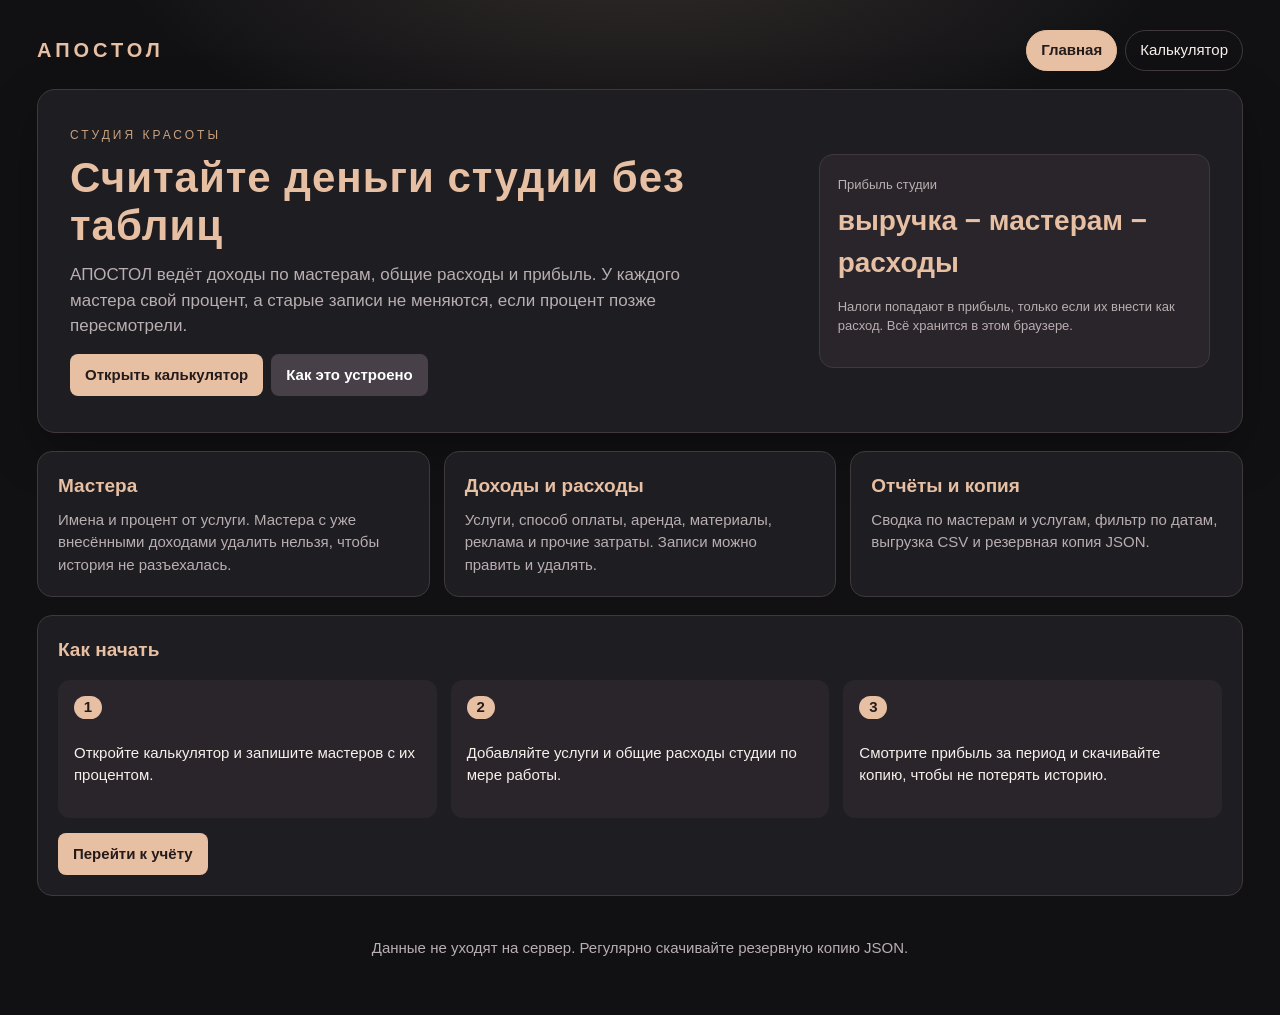
<file: index.html>
<!DOCTYPE html>
<html lang="ru">
<head>
<meta charset="UTF-8">
<meta name="viewport" content="width=device-width, initial-scale=1">
<meta name="description" content="АПОСТОЛ — учёт выручки, выплат мастерам и прибыли студии красоты. Данные хранятся в браузере.">
<title>АПОСТОЛ — финансы студии красоты</title>
<link rel="stylesheet" href="css/styles.css">
</head>
<body>
<div class="container">

<header class="topbar">
  <a class="brand" href="index.html">АПОСТОЛ</a>
  <nav class="nav" aria-label="Разделы сайта">
    <a href="index.html" aria-current="page">Главная</a>
    <a href="Калькулятор Апостол.html">Калькулятор</a>
  </nav>
</header>

<section class="hero">
  <div>
    <p class="eyebrow">СТУДИЯ КРАСОТЫ</p>
    <h1>Считайте деньги студии без таблиц</h1>
    <p class="lead">
      АПОСТОЛ ведёт доходы по мастерам, общие расходы и прибыль.
      У каждого мастера свой процент, а старые записи не меняются,
      если процент позже пересмотрели.
    </p>
    <div class="actions">
      <a class="button" href="Калькулятор Апостол.html">Открыть калькулятор</a>
      <a class="button secondary" href="#how">Как это устроено</a>
    </div>
  </div>
  <aside class="hero-card" aria-label="Что считает программа">
    <small class="hint">Прибыль студии</small>
    <strong>выручка − мастерам − расходы</strong>
    <p class="hint">
      Налоги попадают в прибыль, только если их внести как расход.
      Всё хранится в этом браузере.
    </p>
  </aside>
</section>

<section class="cards" aria-label="Возможности">
  <article class="card">
    <h2>Мастера</h2>
    <p>
      Имена и процент от услуги. Мастера с уже внесёнными доходами
      удалить нельзя, чтобы история не разъехалась.
    </p>
  </article>
  <article class="card">
    <h2>Доходы и расходы</h2>
    <p>
      Услуги, способ оплаты, аренда, материалы, реклама и прочие
      затраты. Записи можно править и удалять.
    </p>
  </article>
  <article class="card">
    <h2>Отчёты и копия</h2>
    <p>
      Сводка по мастерам и услугам, фильтр по датам, выгрузка CSV
      и резервная копия JSON.
    </p>
  </article>
</section>

<section class="panel" id="how" aria-labelledby="howHeading">
  <h2 id="howHeading">Как начать</h2>
  <div class="steps">
    <div class="step">
      <span>1</span>
      <p>Откройте калькулятор и запишите мастеров с их процентом.</p>
    </div>
    <div class="step">
      <span>2</span>
      <p>Добавляйте услуги и общие расходы студии по мере работы.</p>
    </div>
    <div class="step">
      <span>3</span>
      <p>Смотрите прибыль за период и скачивайте копию, чтобы не потерять историю.</p>
    </div>
  </div>
  <div class="actions">
    <a class="button" href="Калькулятор Апостол.html">Перейти к учёту</a>
  </div>
</section>

<footer class="site-footer">
  <p>Данные не уходят на сервер. Регулярно скачивайте резервную копию JSON.</p>
</footer>

</div>
</body>
</html>
</file>
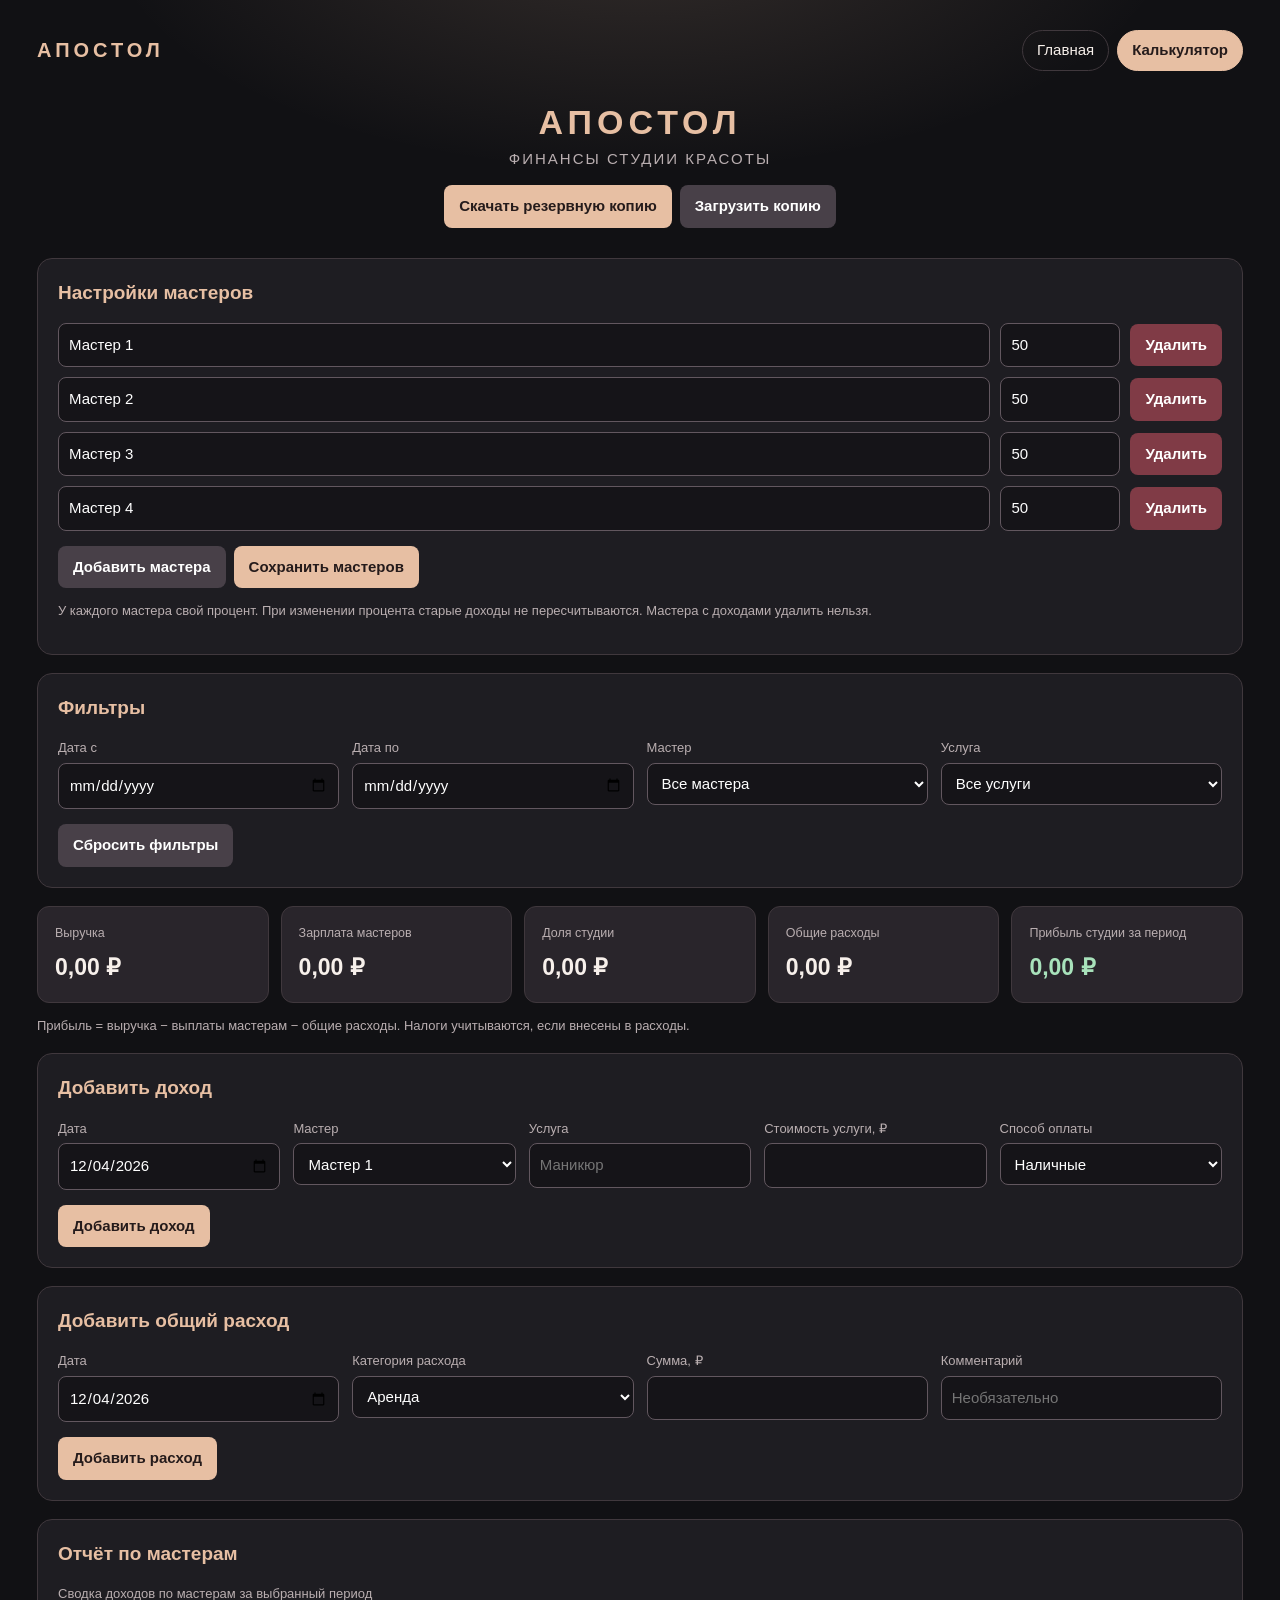
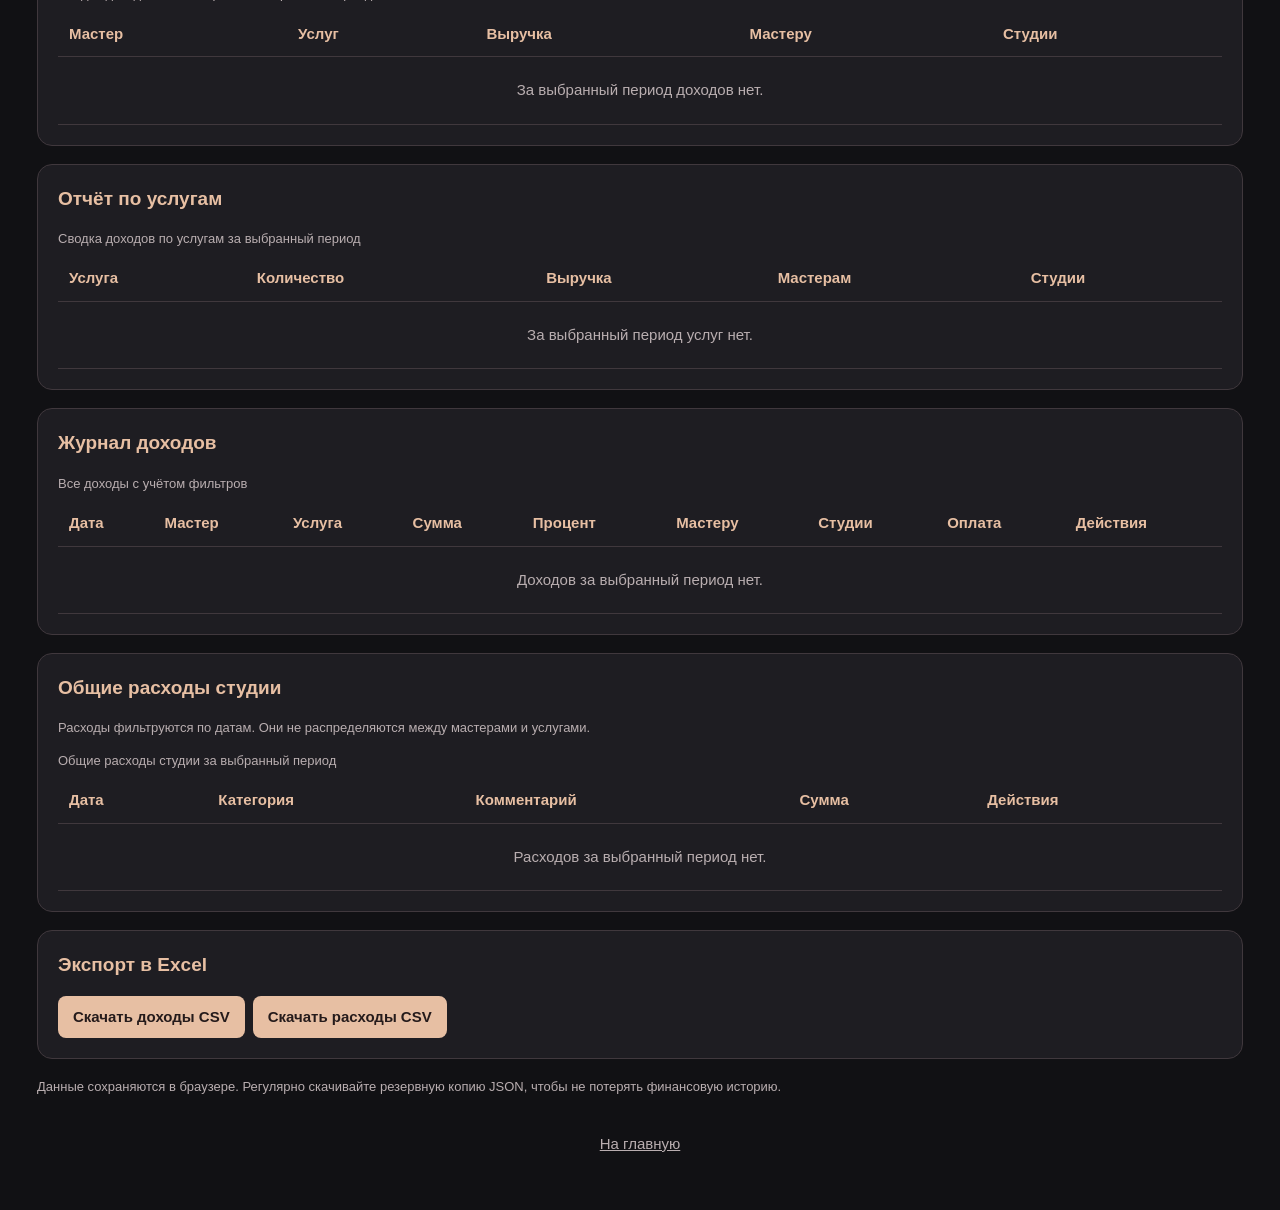
<file: Калькулятор Апостол.html>
<!DOCTYPE html>
<html lang="ru">
<head>
<meta charset="UTF-8">
<meta name="viewport" content="width=device-width, initial-scale=1">
<meta name="description" content="Калькулятор бюджета студии красоты АПОСТОЛ: доходы, расходы, отчёты и резервная копия.">
<title>АПОСТОЛ — Бюджет студии красоты</title>
<link rel="stylesheet" href="css/styles.css">
</head>
<body>
<div class="container">

<header class="topbar">
  <a class="brand" href="index.html">АПОСТОЛ</a>
  <nav class="nav" aria-label="Разделы сайта">
    <a href="index.html">Главная</a>
    <a href="Калькулятор Апостол.html" aria-current="page">Калькулятор</a>
  </nav>
</header>

<header class="page">
  <h1>АПОСТОЛ</h1>
  <div class="subtitle">ФИНАНСЫ СТУДИИ КРАСОТЫ</div>
  <div class="actions center">
    <button type="button" id="exportBtn">Скачать резервную копию</button>
    <button type="button" id="importBtn" class="secondary">Загрузить копию</button>
    <input type="file" id="importFile"
           accept=".json,application/json"
           class="hidden"
           aria-hidden="true"
           tabindex="-1">
  </div>
</header>

<section class="panel" aria-labelledby="mastersHeading">
  <h2 id="mastersHeading">Настройки мастеров</h2>
  <div id="mastersSettings"></div>
  <div class="actions">
    <button type="button" id="addMaster" class="secondary">Добавить мастера</button>
    <button type="button" id="saveMasters">Сохранить мастеров</button>
  </div>
  <p class="hint">
    У каждого мастера свой процент.
    При изменении процента старые доходы
    не пересчитываются.
    Мастера с доходами удалить нельзя.
  </p>
</section>

<section class="panel" aria-labelledby="filtersHeading">
  <h2 id="filtersHeading">Фильтры</h2>
  <div class="grid">
    <div>
      <label for="from">Дата с</label>
      <input id="from" type="date">
    </div>
    <div>
      <label for="to">Дата по</label>
      <input id="to" type="date">
    </div>
    <div>
      <label for="filterMaster">Мастер</label>
      <select id="filterMaster"></select>
    </div>
    <div>
      <label for="filterService">Услуга</label>
      <select id="filterService"></select>
    </div>
  </div>
  <div class="actions">
    <button type="button" id="resetFilters" class="secondary">
      Сбросить фильтры
    </button>
  </div>
</section>

<section class="stats" aria-label="Сводные показатели">
  <div class="stat">
    <small>Выручка</small>
    <strong id="revenue">0 ₽</strong>
  </div>
  <div class="stat">
    <small>Зарплата мастеров</small>
    <strong id="salary">0 ₽</strong>
  </div>
  <div class="stat">
    <small>Доля студии</small>
    <strong id="studioShare">0 ₽</strong>
  </div>
  <div class="stat">
    <small>Общие расходы</small>
    <strong id="expensesTotal">0 ₽</strong>
  </div>
  <div class="stat">
    <small id="profitLabel">Прибыль студии</small>
    <strong id="profit">0 ₽</strong>
  </div>
</section>

<p id="filterNote" class="hint" role="status" aria-live="polite"></p>

<section class="panel" aria-labelledby="incomeHeading">
  <h2 id="incomeHeading">Добавить доход</h2>

  <form id="incomeForm">
    <div class="grid">
      <div>
        <label for="incomeDate">Дата</label>
        <input id="incomeDate" type="date" required>
      </div>
      <div>
        <label for="incomeMaster">Мастер</label>
        <select id="incomeMaster" required></select>
      </div>
      <div>
        <label for="incomeService">Услуга</label>
        <input id="incomeService"
               list="services"
               maxlength="100"
               placeholder="Маникюр"
               required>
        <datalist id="services"></datalist>
      </div>
      <div>
        <label for="incomeAmount">Стоимость услуги, ₽</label>
        <input id="incomeAmount"
               type="number"
               min="0.01"
               step="0.01"
               required>
      </div>
      <div>
        <label for="incomePayment">Способ оплаты</label>
        <select id="incomePayment">
          <option>Наличные</option>
          <option>Карта / терминал</option>
          <option>Перевод</option>
          <option>Другое</option>
        </select>
      </div>
    </div>

    <div class="actions">
      <button type="submit" id="incomeSubmit">
        Добавить доход
      </button>
      <button type="button" id="incomeCancel"
              class="secondary hidden">
        Отмена
      </button>
    </div>
  </form>
</section>

<section class="panel" aria-labelledby="expenseHeading">
  <h2 id="expenseHeading">Добавить общий расход</h2>

  <form id="expenseForm">
    <div class="grid">
      <div>
        <label for="expenseDate">Дата</label>
        <input id="expenseDate" type="date" required>
      </div>
      <div>
        <label for="expenseCategory">Категория расхода</label>
        <select id="expenseCategory">
          <option>Аренда</option>
          <option>Материалы</option>
          <option>Реклама</option>
          <option>Коммунальные услуги</option>
          <option>Налоги</option>
          <option>Оборудование</option>
          <option>Прочее</option>
        </select>
      </div>
      <div>
        <label for="expenseAmount">Сумма, ₽</label>
        <input id="expenseAmount"
               type="number"
               min="0.01"
               step="0.01"
               required>
      </div>
      <div>
        <label for="expenseComment">Комментарий</label>
        <input id="expenseComment"
               maxlength="200"
               placeholder="Необязательно">
      </div>
    </div>

    <div class="actions">
      <button type="submit" id="expenseSubmit">
        Добавить расход
      </button>
      <button type="button" id="expenseCancel"
              class="secondary hidden">
        Отмена
      </button>
    </div>
  </form>
</section>

<section class="panel" aria-labelledby="masterReportHeading">
  <h2 id="masterReportHeading">Отчёт по мастерам</h2>
  <div class="table-wrap">
    <table>
      <caption>Сводка доходов по мастерам за выбранный период</caption>
      <thead>
        <tr>
          <th scope="col">Мастер</th>
          <th scope="col">Услуг</th>
          <th scope="col">Выручка</th>
          <th scope="col">Мастеру</th>
          <th scope="col">Студии</th>
        </tr>
      </thead>
      <tbody id="masterReport"></tbody>
    </table>
  </div>
</section>

<section class="panel" aria-labelledby="serviceReportHeading">
  <h2 id="serviceReportHeading">Отчёт по услугам</h2>
  <div class="table-wrap">
    <table>
      <caption>Сводка доходов по услугам за выбранный период</caption>
      <thead>
        <tr>
          <th scope="col">Услуга</th>
          <th scope="col">Количество</th>
          <th scope="col">Выручка</th>
          <th scope="col">Мастерам</th>
          <th scope="col">Студии</th>
        </tr>
      </thead>
      <tbody id="serviceReport"></tbody>
    </table>
  </div>
</section>

<section class="panel" aria-labelledby="incomeJournalHeading">
  <h2 id="incomeJournalHeading">Журнал доходов</h2>
  <div class="table-wrap">
    <table>
      <caption>Все доходы с учётом фильтров</caption>
      <thead>
        <tr>
          <th scope="col">Дата</th>
          <th scope="col">Мастер</th>
          <th scope="col">Услуга</th>
          <th scope="col">Сумма</th>
          <th scope="col">Процент</th>
          <th scope="col">Мастеру</th>
          <th scope="col">Студии</th>
          <th scope="col">Оплата</th>
          <th scope="col">Действия</th>
        </tr>
      </thead>
      <tbody id="incomeRows"></tbody>
    </table>
  </div>
</section>

<section class="panel" aria-labelledby="expenseJournalHeading">
  <h2 id="expenseJournalHeading">Общие расходы студии</h2>
  <p class="hint">
    Расходы фильтруются по датам.
    Они не распределяются между мастерами и услугами.
  </p>
  <div class="table-wrap">
    <table>
      <caption>Общие расходы студии за выбранный период</caption>
      <thead>
        <tr>
          <th scope="col">Дата</th>
          <th scope="col">Категория</th>
          <th scope="col">Комментарий</th>
          <th scope="col">Сумма</th>
          <th scope="col">Действия</th>
        </tr>
      </thead>
      <tbody id="expenseRows"></tbody>
    </table>
  </div>
</section>

<section class="panel" aria-labelledby="exportHeading">
  <h2 id="exportHeading">Экспорт в Excel</h2>
  <div class="actions">
    <button type="button" id="incomeCsv">Скачать доходы CSV</button>
    <button type="button" id="expenseCsv">Скачать расходы CSV</button>
  </div>
</section>

<p class="hint">
  Данные сохраняются в браузере.
  Регулярно скачивайте резервную копию JSON,
  чтобы не потерять финансовую историю.
</p>

<footer class="site-footer">
  <p><a href="index.html">На главную</a></p>
</footer>

</div>

<script src="js/app.js"></script>
</body>
</html>
</file>
<file: css/styles.css>
:root {
  --bg: #111114;
  --panel: #1e1d22;
  --input: #151418;
  --gold: #e7bfa3;
  --gold-deep: #c9a07f;
  --text: #f7f0eb;
  --muted: #b9aeb0;
  --border: #40383d;
  --green: #a8e2bb;
  --red: #ff9b9b;
  --shadow: 0 18px 50px rgba(0, 0, 0, .28);
}

* { box-sizing: border-box; }

body {
  margin: 0;
  background:
    radial-gradient(900px 420px at 50% -80px, rgba(231, 191, 163, .16), transparent 60%),
    var(--bg);
  color: var(--text);
  font: 15px/1.5 Arial, sans-serif;
}

a { color: inherit; }

.container {
  max-width: 1250px;
  margin: auto;
  padding: 22px;
}

.topbar {
  display: flex;
  align-items: center;
  justify-content: space-between;
  gap: 16px;
  padding: 8px 0 18px;
}

.brand {
  color: var(--gold);
  letter-spacing: 4px;
  font-size: 20px;
  font-weight: bold;
  text-decoration: none;
}

.nav {
  display: flex;
  gap: 8px;
}

.nav a {
  text-decoration: none;
  color: var(--text);
  border: 1px solid var(--border);
  border-radius: 999px;
  padding: 8px 14px;
}

.nav a[aria-current="page"] {
  background: var(--gold);
  color: #251b1b;
  border-color: var(--gold);
  font-weight: bold;
}

header.page {
  text-align: center;
  padding: 8px 0 12px;
}

h1 {
  color: var(--gold);
  letter-spacing: 5px;
  font-size: 34px;
  margin: 0;
}

h2 {
  color: var(--gold);
  font-size: 19px;
  margin-top: 0;
}

.subtitle {
  color: var(--muted);
  letter-spacing: 2px;
}

.panel {
  background: var(--panel);
  border: 1px solid var(--border);
  border-radius: 15px;
  padding: 20px;
  margin: 18px 0;
}

.grid {
  display: grid;
  grid-template-columns: repeat(auto-fit, minmax(175px, 1fr));
  gap: 13px;
}

.stats {
  display: grid;
  grid-template-columns: repeat(auto-fit, minmax(175px, 1fr));
  gap: 12px;
}

.stat {
  background: #29252b;
  border: 1px solid var(--border);
  border-radius: 12px;
  padding: 17px;
}

.stat small {
  color: var(--muted);
  display: block;
}

.stat strong {
  display: block;
  font-size: 23px;
  margin-top: 8px;
  overflow-wrap: anywhere;
}

label {
  display: block;
  color: var(--muted);
  margin-bottom: 5px;
  font-size: 13px;
}

input, select, button, a.button {
  font: inherit;
}

input, select {
  width: 100%;
  padding: 10px;
  min-height: 42px;
  background: var(--input);
  border: 1px solid #62575f;
  border-radius: 8px;
  color: white;
}

button, a.button {
  display: inline-block;
  background: var(--gold);
  border: 0;
  border-radius: 8px;
  padding: 10px 15px;
  color: #251b1b;
  font-weight: bold;
  cursor: pointer;
  text-decoration: none;
}

button:hover, a.button:hover { opacity: .85; }

button.secondary, a.button.secondary {
  background: #484048;
  color: white;
}

button.danger {
  background: #803b46;
  color: white;
}

button:disabled {
  opacity: .45;
  cursor: not-allowed;
}

.actions {
  display: flex;
  flex-wrap: wrap;
  gap: 8px;
  margin-top: 15px;
}

.actions.center { justify-content: center; }

.master-row {
  display: grid;
  grid-template-columns: 1fr 120px auto;
  gap: 10px;
  margin-bottom: 10px;
  align-items: center;
}

.table-wrap { overflow-x: auto; }

table {
  width: 100%;
  min-width: 650px;
  border-collapse: collapse;
}

caption {
  caption-side: top;
  text-align: left;
  color: var(--muted);
  font-size: 13px;
  padding-bottom: 8px;
}

th, td {
  padding: 11px;
  text-align: left;
  border-bottom: 1px solid var(--border);
}

th { color: var(--gold); }

td button {
  padding: 6px 9px;
  margin: 2px;
}

td.empty {
  color: var(--muted);
  text-align: center;
  padding: 22px;
}

.hint {
  font-size: 13px;
  color: var(--muted);
}

.hint.warn { color: var(--red); }

.hidden { display: none; }
.positive { color: var(--green); }
.negative { color: var(--red); }

.hero {
  display: grid;
  grid-template-columns: 1.3fr .7fr;
  gap: 22px;
  align-items: center;
  background: var(--panel);
  border: 1px solid var(--border);
  border-radius: 18px;
  padding: 36px 32px;
  box-shadow: var(--shadow);
}

.eyebrow {
  color: var(--gold-deep);
  letter-spacing: 3px;
  font-size: 12px;
  margin: 0 0 10px;
}

.hero h1 {
  letter-spacing: 1px;
  font-size: 42px;
  line-height: 1.15;
  margin-bottom: 12px;
}

.lead {
  color: var(--muted);
  font-size: 17px;
  max-width: 38em;
  margin: 0 0 8px;
}

.hero-card {
  background: #29252b;
  border: 1px solid var(--border);
  border-radius: 14px;
  padding: 18px;
}

.hero-card strong {
  display: block;
  color: var(--gold);
  font-size: 28px;
  margin-top: 4px;
}

.cards {
  display: grid;
  grid-template-columns: repeat(3, 1fr);
  gap: 14px;
  margin-top: 18px;
}

.card {
  background: var(--panel);
  border: 1px solid var(--border);
  border-radius: 15px;
  padding: 20px;
}

.card h2 { margin-bottom: 8px; }

.card p { margin: 0; color: var(--muted); }

.steps {
  display: grid;
  grid-template-columns: repeat(3, 1fr);
  gap: 14px;
}

.step {
  background: #29252b;
  border-radius: 12px;
  padding: 16px;
}

.step span {
  display: inline-block;
  color: #251b1b;
  background: var(--gold);
  border-radius: 999px;
  min-width: 28px;
  text-align: center;
  font-weight: bold;
  margin-bottom: 8px;
}

.site-footer {
  color: var(--muted);
  text-align: center;
  padding: 8px 0 18px;
}

:focus-visible {
  outline: 2px solid var(--gold);
  outline-offset: 2px;
}

@media (max-width: 800px) {
  .hero,
  .cards,
  .steps {
    grid-template-columns: 1fr;
  }

  .hero { padding: 24px 18px; }
  .hero h1 { font-size: 32px; }
}

@media (max-width: 600px) {
  .container { padding: 12px; }
  .panel { padding: 14px; }
  h1 { font-size: 25px; }
  .topbar { align-items: flex-start; flex-direction: column; }
  .master-row { grid-template-columns: 1fr 90px auto; }
}
</file>
